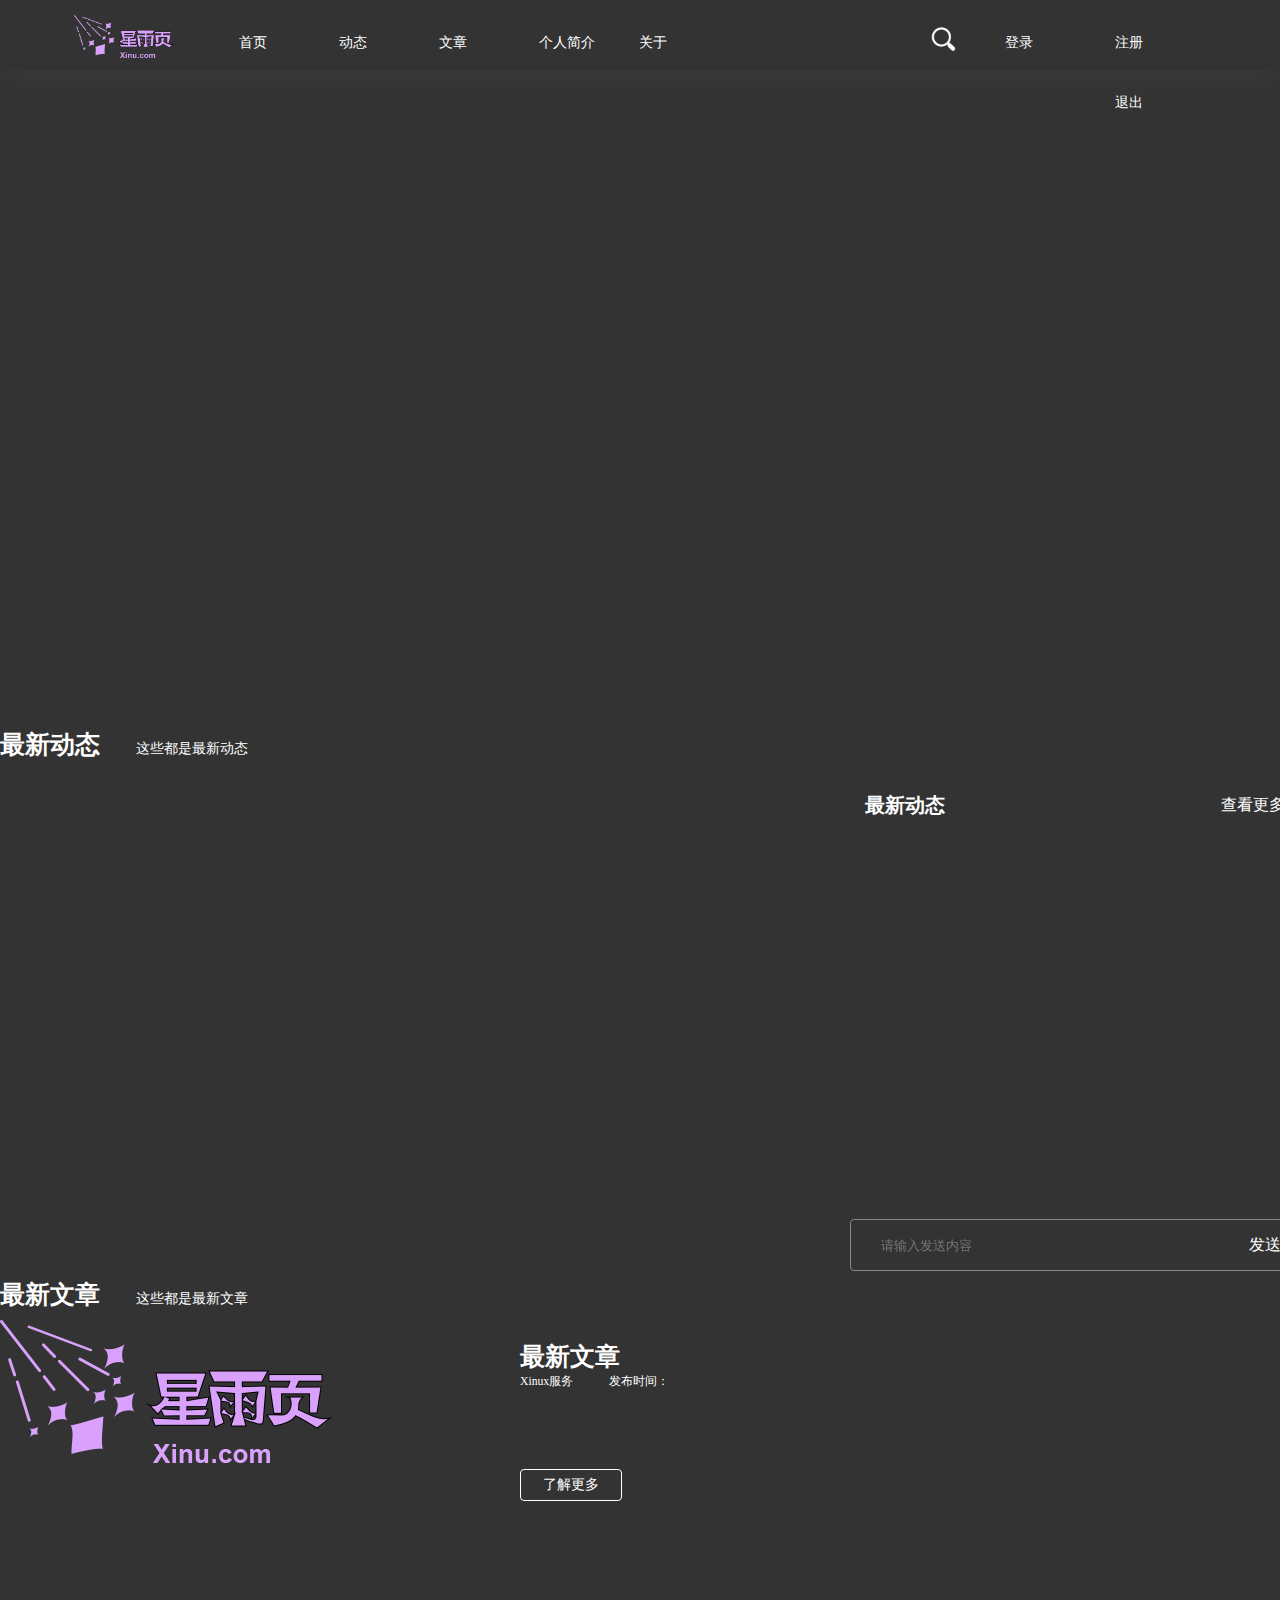
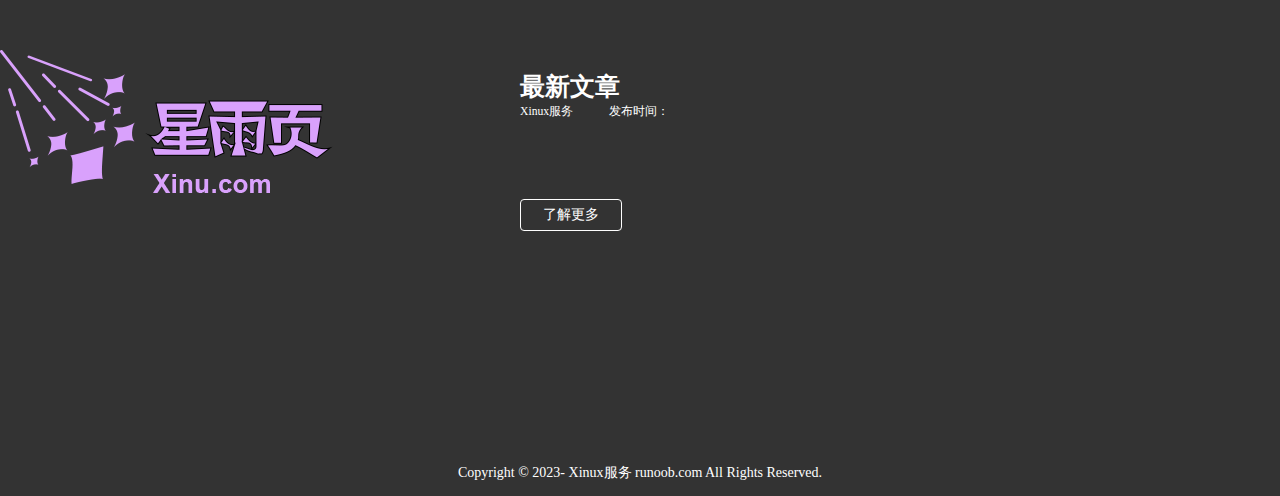
<file: index.html>
<!DOCTYPE html>
<html lang="en">

<head>
    <meta charset="UTF-8">
    <meta name="viewport"
        content="width=device-width, user-scalable=no, initial-scale=1.0, maximum-scale=1.0, minimum-scale=1.0">
    <meta http-equiv="X-UA-Compatible" content="ie=edge">
    <title>Xinux服务</title>
    <link rel="stylesheet" href="../css/index.css" type="text/css">
    <script src="../js/jquery-3.1.1.min.js"></script>
</head>

<body>
    <div id="header">
        <header id="" class="main-top">
            <nav class="nav">
                <div class="daoH">
                    <div class="navbar-header">
                        <a href="" class="navbar-logo">
                            <img src="../images/logo.png" class="logo" alt="">
                        </a>
                    </div>
                    <div class="menu">
                        <ul class="list">
                            <li><a href="#">首页</a></li>
                            <li><a href="#options">动态</a></li>
                            <li><a href="#essay">文章</a></li>
                            <li><a href="javascript:;">个人简介</a></li>
                            <li><a href="javascript:;">关于</a></li>
                        </ul>
                        <div class="search">
                            <input type="search" class="search-text" placeholder="请输入内容">
                            <a href="#" class="search-btn">
                                <img class="fa-search" src="../images/search.png">
                            </a>
                        </div>
                    </div>
                    <div class="login">
                        <ul class="login-menu">
                            <div class="loginSegister">
                                <li><a href="./login.html">登录</a></li>
                                <li><a href="register.html">注册</a></li>
                            </div>
                            <div class="nameout">
                                <li><a class="name_val" href="javascript:;"></a></li>
                            </div>
                            <div class="logout">
                                <li><a href="javascript:;">退出</a></li>
                            </div>
                        </ul>
                    </div>
                </div>
            </nav>
        </header>
    </div>
    <!-- <div class="top"></div> -->
    <div class="main">
        <section class="carousel">
            <div class="content-img">
                <img src="../images/bg.jpg" width="100%" height="650px" alt="">
            </div>
        </section>
    </div>
    <div class="joinus">
        <ul>
            <li><img src="../images/er.png" alt=""></li>
        </ul>
        <div class="qqwechat">
            <img src="../images/QQ.png" width="90px" height="120px" alt="">
            <img src="../images/Wechat.png" width="90px" height="120px"  alt="">
        </div>
    </div>
    </div>
    <!-- 动态 -->
    <div id="options" class="options">
        <div class="itme">
            <small class="itme-link">最新动态</small>
            <small style="font-size: 14px;" class="ml-2">这些都是最新动态</small>
        </div>
        <section class="oPcontainer">
            <div class="ldynamic">
                <div class="flex-container">
                    <div class="flex-row">

                    </div>
                </div>
            </div>
            <div class="rdynamic">
                <div class="sidebar">
                    <div class="sidebar-latest">
                        <h3 class="pl-1">最新动态</h3>
                        <a href="javascript:;" class="pr-1">查看更多</a>
                    </div>
                    <div class="latest-list">
                        <ul class="data">

                        </ul>
                        <div class="send-dynamics">
                            <form action="http://127.0.0.1/api/sendDynamics" method="post">
                                <input type="text" class="inpSend" id="dybtn" name="username" placeholder="请输入发送内容">
                                <button type="button" class="btn btn-grey" onclick="btns()">发送</button>
                            </form>
                        </div>
                    </div>
                </div>
            </div>
        </section>
    </div>
    <!-- 文章 -->
    <div id="essay" class="essay">
        <div class="itme">
            <small class="itme-link">最新文章</small>
            <small style="font-size: 14px;" class="ml-2">这些都是最新文章</small>
        </div>
        <section class="essay-container">
            <div class="essay-list">
                <div class="rlistImg">
                    <img src="../images/logo.png" alt="">
                </div>
                <div class="rmenu pt-2">
                    <h3>最新文章</h3>
                    <div class="ev-essay">

                    </div>
                    <small>Xinux服务</small>
                    <small class="ml-2">发布时间：<div class="essay-date"></div></small>
                    <a href="javascript:;" class="mt-5">了解更多</a>
                </div>
            </div>
            <div class="essay-list mt-3">
                <div class="rlistImg">
                    <img src="../images/logo.png" alt="">
                </div>
                <div class="rmenu pt-2">
                    <h3>最新文章</h3>
                    <div class="evtow-essay">

                    </div>
                    <small>Xinux服务</small>
                    <small class="ml-2">发布时间：<div class="essay-date"></div></small>
                    <a href="javascript:;" class="mt-5">了解更多</a>
                </div>
            </div>
        </section>
    </div>
    <!-- 底部 -->
    <div class="footer">
        <footer class="footer-content">
            <div>
                <p>Copyright © 2023- Xinux服务 runoob.com All Rights Reserved.</p>
            </div>
        </footer>
    </div>
    <script src="../js/index.js"></script>
    </script>
</body>

</html>
</file>
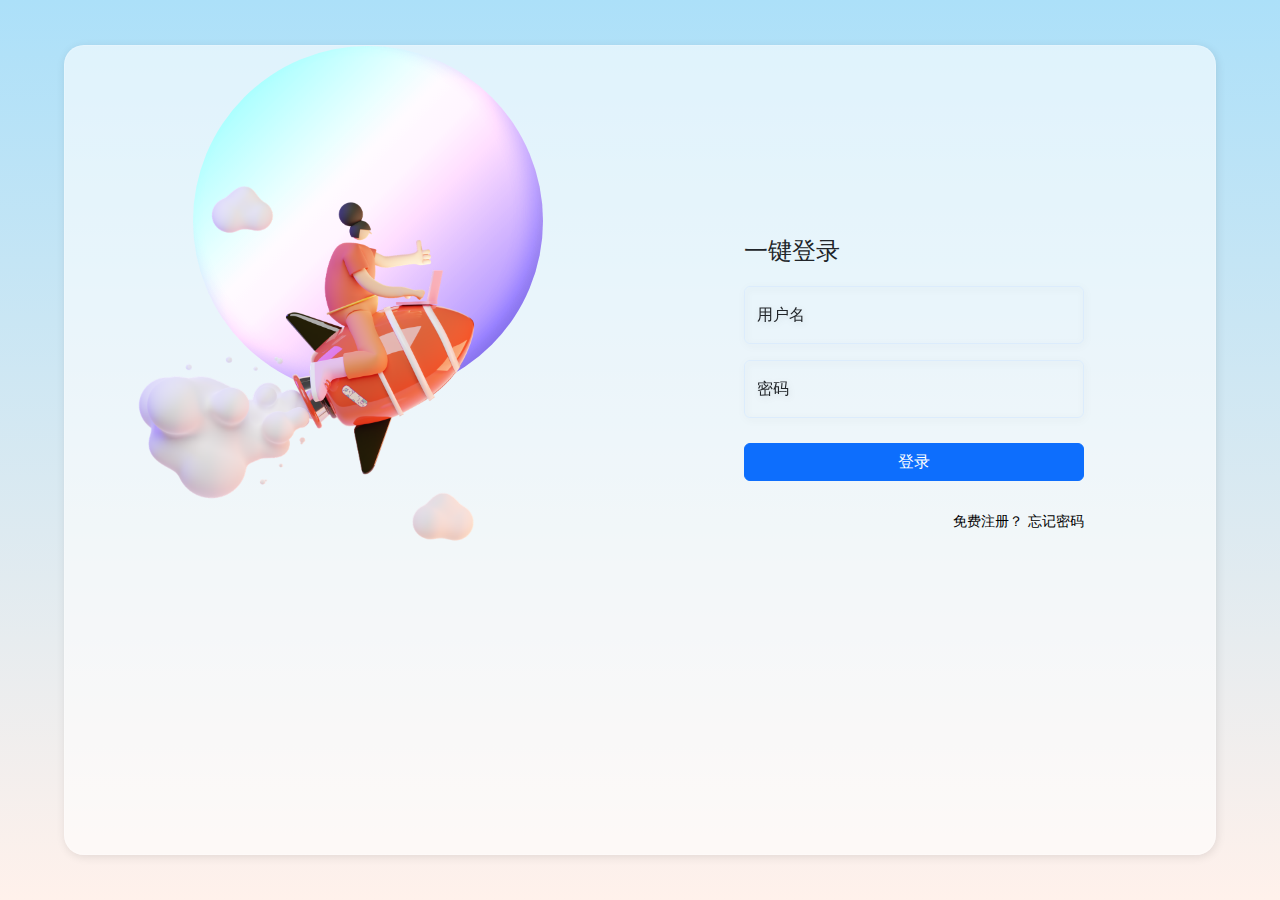
<file: login.html>
<!doctype html>
<html lang="en">
<head>
    <meta charset="UTF-8">
    <meta name="viewport"
          content="width=device-width, user-scalable=no, initial-scale=1.0, maximum-scale=1.0, minimum-scale=1.0">
    <meta http-equiv="X-UA-Compatible" content="ie=edge">
    <title>登录</title>
    <link rel="stylesheet" href="../css/bootstrap.css">
    <link rel="stylesheet" href="../css/login.css">

</head>
<body>
    <div class="box">
        <div class="rocket">
            <img src="../images/img2.png" width="370px" height="370px" alt="">
        </div>
        <!-- 球体 -->
        <div class="ball"></div>
        <!-- 球体 -->
        <!-- login大盒子 -->
        <div class="blquo">
            <form class="box-con" action="" method="post">
                <div class="login-h4">
                    <h4>一键登录</h4>
                </div>
                <div class="login-max" id="login">
                    <div class="form-floating mb-3">
                        <input type="text" name="username" class="form-control inp-color" id="username" value="" placeholder="用户名">
                        <label for="floatingInput" id="warnNser">用户名</label>
                    </div>
                    <div class="form-floating">
                        <input type="password" name="password" class="form-control" style="background-color: transparent;font-size: 14px" id="password" value="" placeholder="密码">
                        <label for="">密码</label>
                    </div>
                </div>
                <div class="w-btn" id="btn">
                    <button class="btn btn-primary w-100" id="btns" onclick="nextBtn()" type="button">登录</button>
                </div>
                <small>
                    <a href="register.html" id="register">免费注册？</a>
                    <a href="javascript:;" id="as" style="display: none">有账号登录</a>
                    <a href="javascript:;" id="pwd_w">忘记密码</a>
                </small>
            </form>
        </div>
    </div>
    <script src="../js/jquery-3.1.1.min.js"></script>
    <script src="../js/login.js"></script>
</body>
</html>
</file>
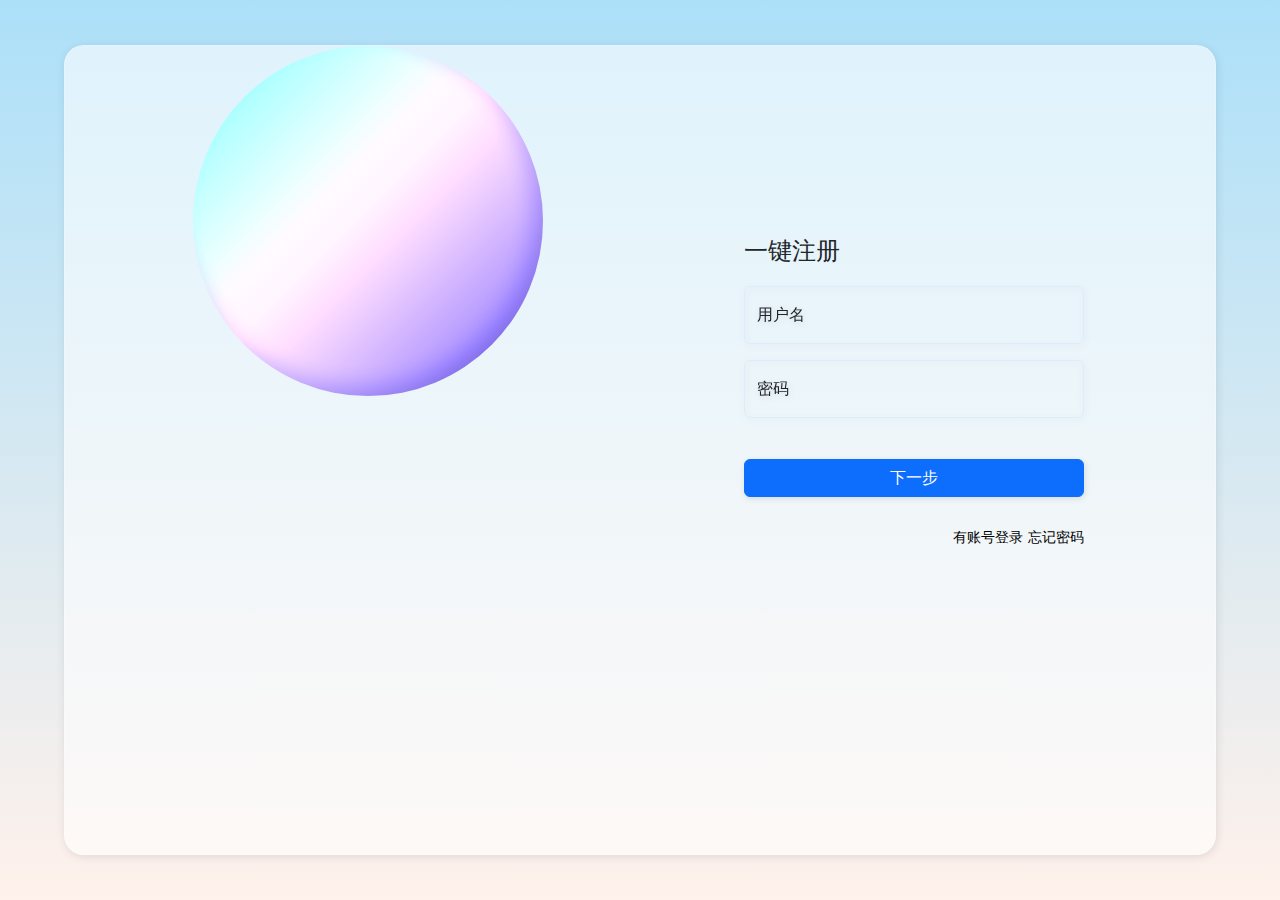
<file: register.html>
<!doctype html>
<html lang="en">
<head>
    <meta charset="UTF-8">
    <meta name="viewport"
          content="width=device-width, user-scalable=no, initial-scale=1.0, maximum-scale=1.0, minimum-scale=1.0">
    <meta http-equiv="X-UA-Compatible" content="ie=edge">
    <title>注册</title>
    <link rel="stylesheet" href="../css/bootstrap.css">
    <link rel="stylesheet" href="../css/login.css">
</head>
<body>
<div class="box">
    <div class="ball"></div>
    <div class="blquo">
        <form class="box-con" action="http://127.0.0.1/api/reguser" method="post">
            <div class="login-h4">
                <h4>一键注册</h4>
            </div>
            <!-- 注册 -->
            <div class="regis" id="regis">
                <div class="form-floating mb-3">
                    <input type="text" class="form-control inp-color" name="user_s" id="user_s" value="" placeholder="用户名">
                    <label for="floatingInput">用户名</label>
                </div>
                <div class="form-floating mb-3">
                    <input type="password" class="form-control inp-color" name="user_pwd" id="user_pwd" value="" placeholder="密码">
                    <label for="floatingInput">密码</label>
                </div>
                <div class="w-btn" id="next" style="display: block">
                    <button class="btn btn-primary w-100"  onclick="nextBtn()" value="" type="button">下一步</button>
                </div>
            </div>
            <small>
                <a href="javascript:;" id="register" style="display: none">免费注册？</a>
                <a href="./login.html" id="as" style="display: inline-block">有账号登录</a>
                <a href="javascript:;" id="pwd_w">忘记密码</a>
            </small>
        </form>
    </div>
</div>
<script src="../js/bootstrap.bundle.js"></script>
<script src="../js/jquery-3.1.1.min.js"></script>
<script src="../js/register.js"></script>
</body>
</html>
</file>
<file: css/index.css>
html,body,div,span,ul,section,h3,input{
    margin: 0;
    padding: 0;
}
body{
    font: 14px '微软雅黑';
    background-color: #333;
}
li{
    list-style: none;
}
small{
    color: white;
}
#header{
    width: 100%;
    height: 70px;
    box-shadow: 1px 0px 50px rgba(255, 255, 255, 0.05);
    z-index: 999;
    top: 0;
    left: 0;
    right: 0;
    bottom: 0;
}
.main-top{
    width: 100%;
    height: 70px;
    background: #333;
}
.nav{
    width: 100%;
    height: 70px;
}
.daoH{
    width: 90%;
    margin: 0 auto;
}
.navbar-header{
    float: left;
}
.navbar-logo{
    width: 100px;
    padding: 10px 10px;
    float: left;
}
.logo{
    width: 100%;
    margin-top: 5px;
}
.menu{
    height: 70px;
    position: relative;
    display: block;
}
.list{
    width: auto;
    height: 70px;
    margin: 0px 50px;
    float: left;
    padding-left: 0;
    display: block;
}
.list>li{
    width: 100px;
    height: 60px;
    float: left;
    list-style: none;
    position: relative;
}
a{
    text-decoration: none;
}
.list>li>a{
    height: 50px;
    color: white;
    font-size: 14px;
    display: block;
    line-height: 75px;
    padding: 5px 5px;
}
.list li:hover::before{
    transform: scaleX(1);
    transform-origin: bottom left;
}
.list li::before{
    content: "";
    transition: transform 0.3s ease-out;
    position: absolute;
    height: 2px;
    bottom: 0;
    left: 0;
    width: 100%;
    background-color: #d9a1fc;
    transform: scaleX(0);
    transform-origin: bottom left;
}
.search{
    position: absolute;
    top: 56%;
    left: 75%;
    transform: translate(-50%,-50%);
    height: 35px;
    border-radius: 40px;
}
.search-text{
    border: none;
    background: none;
    outline: none;
    color: #fff;
    font-size: 14px;
    line-height: 35px;
    width: 0;
    transition: 0.4s;
}
.search-btn{
    color: #e84118;
    float: right;
    width: 40px;
    height: 35px;
    border-radius: 50%;
    position: absolute;
    left: 78%;
    top: 0;
    cursor: pointer;
    transition: 0.4s;
}
.fa-search{
    width: 35px;
    height: 35px;
    display: flex;
    justify-content: center;
    align-items: center;
}
.search:hover .search-text{
    padding: 0 35px 0 15px;
    width: 160px;
    border: 1px solid #ccc;
    border-radius: 40px;
}
.login{
    position: absolute;
    top: 0;
    right: 0;
    height: 70px;
    margin-right: 20px;
}
.login .login-menu{
    width: 260px;
    height: 70px;
}
.login .login-menu li{
    position: relative;
    float: left;
    width: 110px;
    line-height: 75px;
    height: 60px;
    display: block;
}
.login .login-menu li>a{
    height: 50px;
    color: white;
    padding: 5px 5px;
    display: block;
}
.login-menu li:hover::before{
    transform: scaleX(1);
    transform-origin: bottom left;
}
.login-menu li::before{
    content: "";
    transition: transform 0.3s ease-out;
    position: absolute;
    height: 2px;
    bottom: 0;
    left: 0;
    width: 100%;
    background-color: #d9a1fc;
    transform: scaleX(0);
    transform-origin: bottom left;
}
.top{
    height: 70px;
}
.main{
    width: 100%;
    height: 650px;
}
.carousel{
    width: 100%;
    height: 650px;
}
.options{
    width: 1300px;
    height: 550px;
    margin: 0 auto;
}
.joinus{
    position: fixed;
    top: 80%;
    right: 0;
    float: right;
    width: 150px;
    height: auto;
}
.joinus ul{
    position: relative;
    width: 60px;
    height: 60px;
    float: right;
    cursor: pointer;
}
.joinus ul li{
    width: 60px;
    height: 60px;
    float: right;
}
.joinus ul li img{
    position: absolute;
    top: 0;
    right: 0%;
    width: 60px;
    height: 60px;
}
.qqwechat{
    position: absolute;
    top: 0;
    right: 0;
    width: 240px;
    height: auto;
    cursor: pointer;
    z-index: 999;
    display: none;
}
.qqwechat img{
    float: left;
}
.joinus ul:hover + .qqwechat{
    display: block;
}
.qqwechat:hover{
    display: block;
}
.ml-2{
    margin-left: 32px;
}
.mt-3{
    margin-top: 30px;
}
.pl-1{
    padding-left: 15px;
}
.pr-1{
    padding-right: 15px;
}
.pl-pr-1{
    padding: 0 15px;
}
.pt-2{
    padding-top: 20px;
}
.mt-5{
    margin-top: 80px;
}
.itme{
    width: 100%;
    height: 50px;
}
.itme small{
    line-height: 50px;
}
.itme-link{
    color: white;
    font-size: 25px;
    font-weight: bold;
}
.oPcontainer{
    width: 100%;
    height: 500px;
}
.ldynamic{
    width: 740px;
    height: 270px;
    float: left;
}
.flex-container{
    width: 790px;
    height: 500px;
}
.flex-row{
    display: flex;  
    align-items: center;
    flex-flow: wrap;
}  
.flex-item{
    width: 245px;
    height: 200px;
    margin-right: 10px;
    border-radius: 4px;
    border: 1px solid white;
}
.flex-container .flex-row .flex-item p{
    font-size: 16px;
    color: white;
}
.rdynamic{
    width: 450px;
    height: 500px;
    float: right;
}
.sidebar{
    width: 450px;
    height: 501px;
    font-size: 0;
    border-radius: 4px;
}
.sidebar-latest{
    width: 100%;
    height: 70px;
    font-size: 0;
    background-color: #333;
}
.sidebar .sidebar-latest h3{
    width: 100px;
    display: block;
    color: white;
    font-size: 20px;
    line-height: 70px;
    float: left;
}
.sidebar .sidebar-latest a{
    color: white;
    font-size: 16px;
    line-height: 70px;
    float: right;
}
.sidebar .sidebar-latest a:hover{
    text-decoration: underline;
    color:#d9a1fc;
}
.sidebar .latest-list{
    position: relative;
    height: 429px;
}
.sidebar .latest-list ul{
    width: 100%;
    height: auto;
}
.sidebar .latest-list ul li,
.sidebar .latest-list ul li a{
    height: 50px;
    color: white;
    font-size: 14px;
    line-height: 50px;
}
.sidebar .latest-list ul li a:hover{
    color: #d9a1fc;
}
.sidebar .latest-list ul li span{
    height: 50px;
    color: white;
    font-size: 14px;
    line-height: 50px;
}
.send-dynamics{
    position: absolute;
    left: 0;
    bottom: 0;
    width: 100%;
    height: 50px;
}
.inpSend{
    position: relative;
    width: 420px;
    height: 50px;
    color: white;
    padding: 0 0 0 30px;
    border-radius: 4px;
    border: 1px solid rgb(135, 135, 135);
    background-color: transparent;
}
.inpSend:hover{
    border-radius: 4px;
}
.btn{
    position: absolute;
    top: 1px;
    right: 0;
    width: 70px;
    height: 50px;
    z-index: -999;
}
.btn-grey{
    color: white;
    font-size: 16px;
    border-radius: 4px;
    border: 0;
    background-color: #333;
}
.btn-grey:hover{
    animation: test 1s both;
}
.essay{
    width: 1300px;
    height: 780px;
    margin: 0 auto;
}
.essay-container{
    width: 100%;
    height: 730px;
}
.essay-list{
    width: 100%;
    height: 300px;
    border-radius: 4px;
}
.essay-date{
    display: inline;
}
@keyframes border{
    from{
        border: 1px solid rgba(0, 0, 0, 0);
    }
    to{
        border: 1px solid rgba(255, 255, 255, 1);
    }
}
.essay-list:hover{
    animation: border 1s both;
}
.rlistImg{
    width: 520px;
    height: 300px;
    float: left;
}
.rmenu{
    width: 780px;
    height: 300px;
    float: right;
}
.rmenu h3{
    color: white;
    font-size: 25px;
}
.item-essay{
    display: block;
    width: 700px;
    color: white;
    font-size: 16px;
}
.rmenu a{
    width: 100px;
    height: 30px;
    line-height: 30px;
    color: white;
    text-align: center;
    border: 1px solid white;
    border-radius: 4px;
    display: block;
}
@keyframes test{
    from{
        background-color: #333
    }
    to{
        color: black;
        background-color: white
    }
}
.rmenu a:hover{
    color: white;
    animation: test 1s;
    animation-fill-mode: both;
}
.rmenu small{
    color: white;
}
.footer{
    width: 100%;
    height: auto;
}
.footer-content{
    width: 100%;
    height: auto;
}
.footer-content p{
    text-align: center;
    color: white;
}
</file>
<file: css/login.css>
body{
    height: 100vh;
    display: flex;
    justify-content: center;
    align-items: center;
    overflow: hidden;
    background: linear-gradient(to top, #fff1eb 0%, #ace0f9 100%);
}
.box{
    width: 90%;
    height: 90%;
    margin: 50px auto;
    box-shadow: 1px 2px 10px rgba(0,0,0,0.1);
    border-radius: 20px;
    background: rgba(255,255,255,0.6);
    border: 1px solid rgba(255,255,255,0.18);
}
.ball {
    position: absolute;
    width: 350px;
    height: 350px;
    border-radius: 50%;
    background: linear-gradient(to bottom right,#69EACB 0%, #EACCF8 48%,#6654F1 100%);
    animation: Qiu 2.5s forwards;
    box-shadow: inset -10px -10px 20px rgba(0,0,0,0.2);
    filter: brightness(1.2);
    box-sizing:content-box;
    margin-left: 10%;
}
@keyframes Qiu {
    from {
        transform: scale(0.5) translateY(-200%);
    }
    to {
        transform: scale(1.5) translateY(30%);
    }
}
.rocket{
    position: absolute;
    top: 20%;
    left: 10%;
    width: 450px;
    height: 450px;
    animation: rocket 3s  forwards, under 3s infinite alternate 4s;
    z-index: 999;
}
@keyframes rocket {
    from {
        transform: translateX(-150%);
    }
    to {
        transform: translateX(0);
    }
}
@keyframes under{
    0%{
        transform: translateY(20px);
    }
    100%{
        transform: translateY(40px);
    }
}
.box-con{
    width: 100%;
    padding: 30px;
    position: relative;
}
.login-h4{
    margin-bottom: 20px;
}
.login-max{
    max-width: 100%;
    filter:drop-shadow(1px 2px 3px rgba(0,0,0,0.1));
}
.regis{
    max-width: 100%;
    filter:drop-shadow(1px 2px 3px rgba(0,0,0,0.1));
}
.w-btn{
    width: 100%;
    padding: 25px 0 30px 0;
}
small{
    float: right;
    max-width: 100%;
}
small > a{
    color: black;
    display: inline-block;
    text-decoration: none;
}
small a:hover{
    color: #0d6efd;
}
.blquo{
    width: 400px;
    height: 400px;
    top: 23%;
    right: 13%;
    position: absolute;
}
.inp-color{
    background-color: transparent;
    font-size: 14px;
    color: #b2bec0
}
</file>
